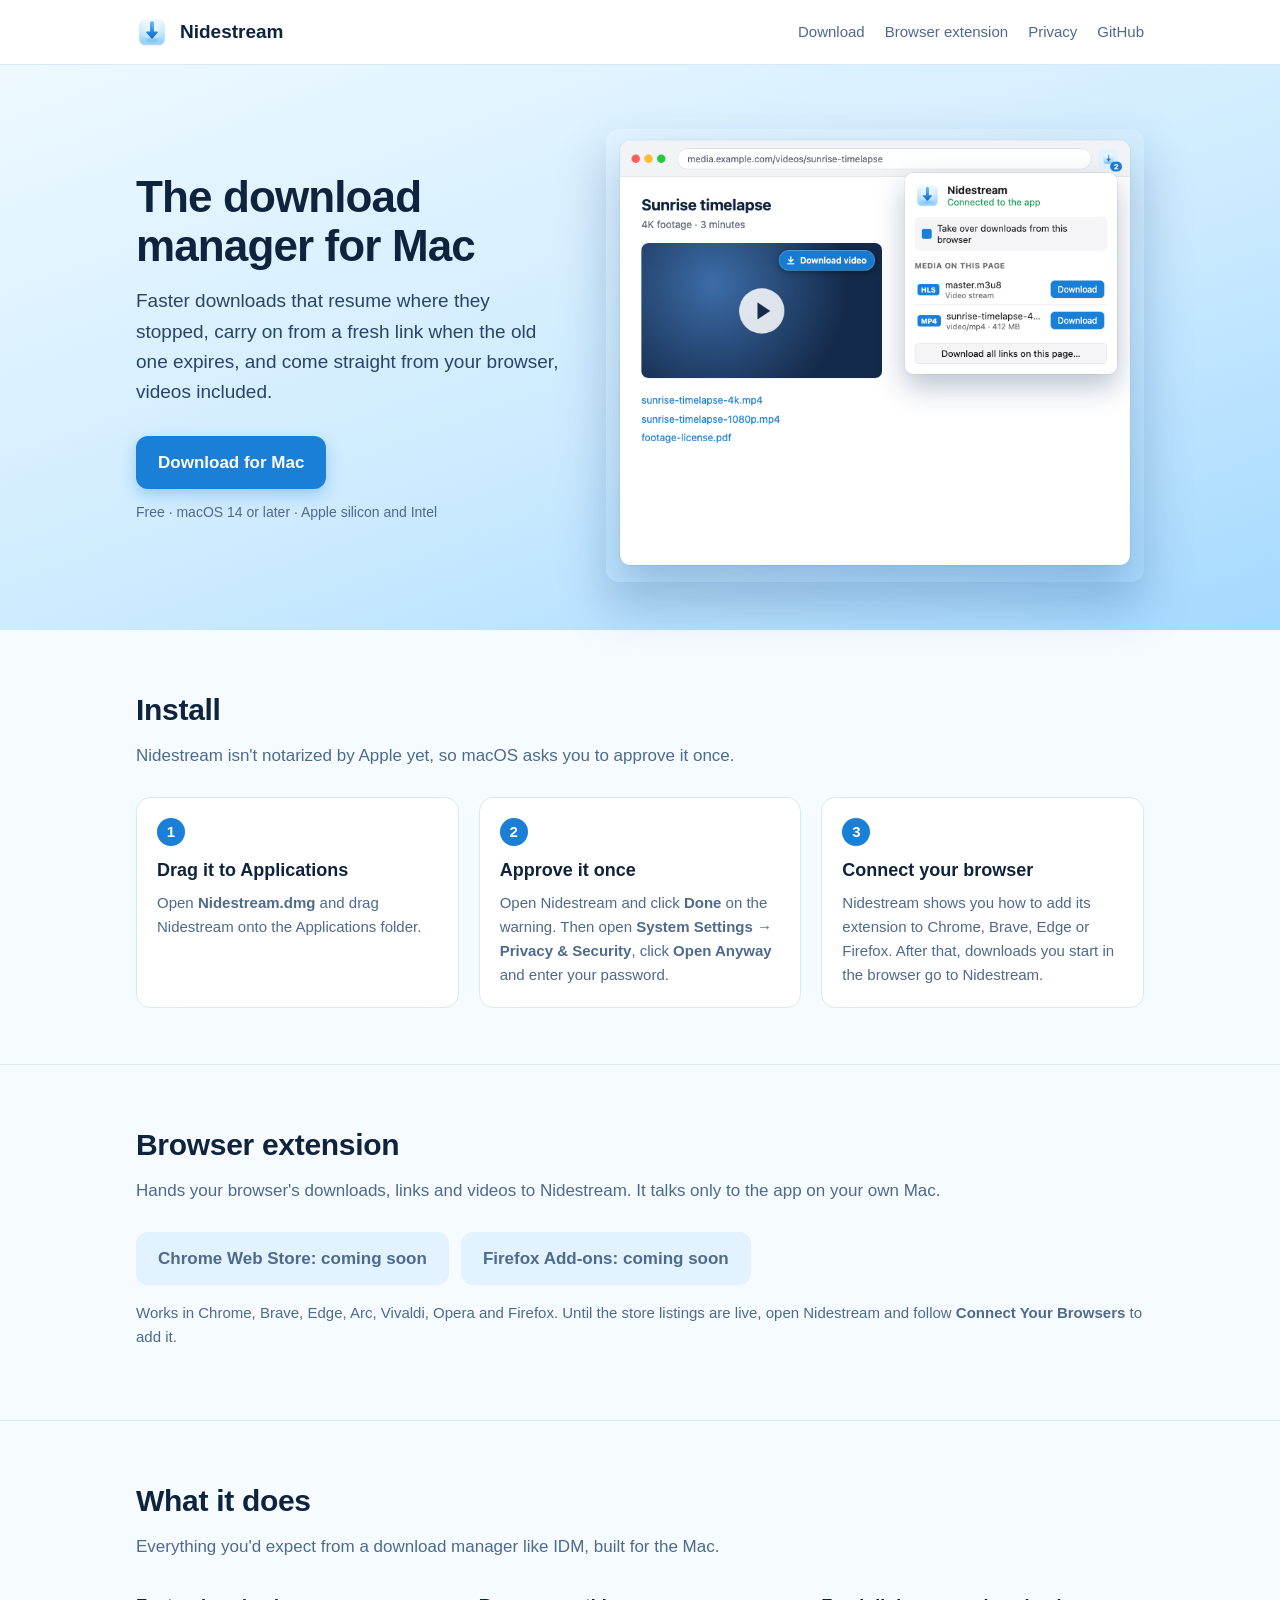
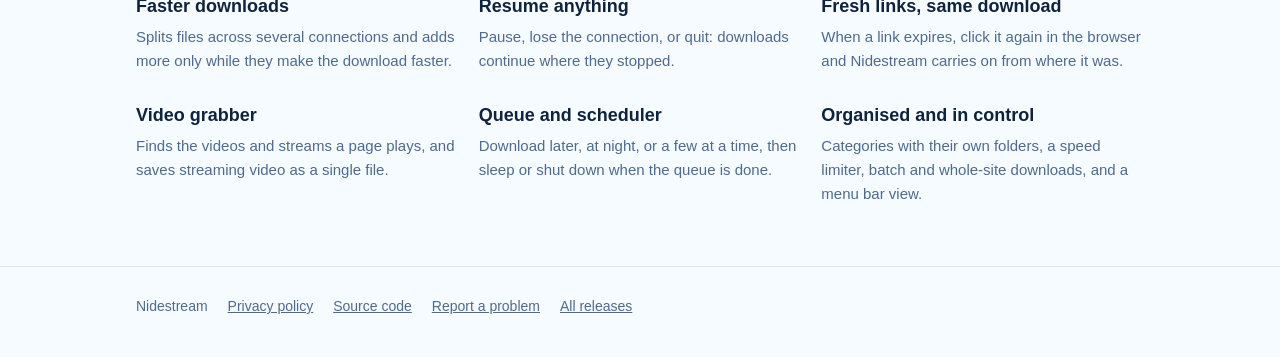
<file: docs/index.html>
<!doctype html>
<html lang="en">
<head>
  <meta charset="utf-8">
  <meta name="viewport" content="width=device-width, initial-scale=1">
  <title>Nidestream: download manager for Mac</title>
  <meta name="description" content="Nidestream is a free download manager for macOS: faster multi-connection downloads that resume, pick up expired links, and grab videos straight from your browser.">
  <link rel="icon" href="assets/icon.png">
  <link rel="stylesheet" href="assets/site.css">
</head>
<body>
  <header class="site">
    <div class="wrap">
      <img src="assets/icon.png" alt="">
      <a class="brand" href="./">Nidestream</a>
      <nav>
        <a href="#download">Download</a>
        <a href="#extension">Browser extension</a>
        <a href="privacy.html">Privacy</a>
        <a href="https://github.com/thedanielbolu/Nidestream">GitHub</a>
      </nav>
    </div>
  </header>

  <div class="hero">
    <div class="wrap">
      <div>
        <h1>The download manager for Mac</h1>
        <p class="lead">Faster downloads that resume where they stopped, carry on from a fresh link when the old one
          expires, and come straight from your browser, videos included.</p>
        <a class="button" href="https://github.com/thedanielbolu/Nidestream/releases/latest/download/Nidestream.dmg">
          Download for Mac
        </a>
        <p class="meta">Free · macOS 14 or later · Apple silicon and Intel</p>
      </div>
      <img class="shot" src="assets/screenshot.png" alt="The Nidestream browser extension showing a video found on a page, with a Download video button">
    </div>
  </div>

  <section id="download">
    <div class="wrap">
      <h2>Install</h2>
      <p class="sub">Nidestream isn't notarized by Apple yet, so macOS asks you to approve it once.</p>
      <div class="steps">
        <div>
          <h3>Drag it to Applications</h3>
          <p>Open <strong>Nidestream.dmg</strong> and drag Nidestream onto the Applications folder.</p>
        </div>
        <div>
          <h3>Approve it once</h3>
          <p>Open Nidestream and click <strong>Done</strong> on the warning. Then open <strong>System Settings →
            Privacy &amp; Security</strong>, click <strong>Open Anyway</strong> and enter your password.</p>
        </div>
        <div>
          <h3>Connect your browser</h3>
          <p>Nidestream shows you how to add its extension to Chrome, Brave, Edge or Firefox. After that,
            downloads you start in the browser go to Nidestream.</p>
        </div>
      </div>
    </div>
  </section>

  <section id="extension">
    <div class="wrap">
      <h2>Browser extension</h2>
      <p class="sub">Hands your browser's downloads, links and videos to Nidestream. It talks only to the app on your
        own Mac.</p>
      <div class="browsers">
        <span class="button disabled">Chrome Web Store: coming soon</span>
        <span class="button disabled">Firefox Add-ons: coming soon</span>
      </div>
      <p class="note">Works in Chrome, Brave, Edge, Arc, Vivaldi, Opera and Firefox. Until the store listings are
        live, open Nidestream and follow <strong>Connect Your Browsers</strong> to add it.</p>
    </div>
  </section>

  <section>
    <div class="wrap">
      <h2>What it does</h2>
      <p class="sub">Everything you'd expect from a download manager like IDM, built for the Mac.</p>
      <div class="features">
        <div>
          <h3>Faster downloads</h3>
          <p>Splits files across several connections and adds more only while they make the download faster.</p>
        </div>
        <div>
          <h3>Resume anything</h3>
          <p>Pause, lose the connection, or quit: downloads continue where they stopped.</p>
        </div>
        <div>
          <h3>Fresh links, same download</h3>
          <p>When a link expires, click it again in the browser and Nidestream carries on from where it was.</p>
        </div>
        <div>
          <h3>Video grabber</h3>
          <p>Finds the videos and streams a page plays, and saves streaming video as a single file.</p>
        </div>
        <div>
          <h3>Queue and scheduler</h3>
          <p>Download later, at night, or a few at a time, then sleep or shut down when the queue is done.</p>
        </div>
        <div>
          <h3>Organised and in control</h3>
          <p>Categories with their own folders, a speed limiter, batch and whole-site downloads, and a menu bar view.</p>
        </div>
      </div>
    </div>
  </section>

  <footer class="site">
    <div class="wrap">
      <span>Nidestream</span>
      <a href="privacy.html">Privacy policy</a>
      <a href="https://github.com/thedanielbolu/Nidestream">Source code</a>
      <a href="https://github.com/thedanielbolu/Nidestream/issues">Report a problem</a>
      <a href="https://github.com/thedanielbolu/Nidestream/releases">All releases</a>
    </div>
  </footer>
</body>
</html>
</file>
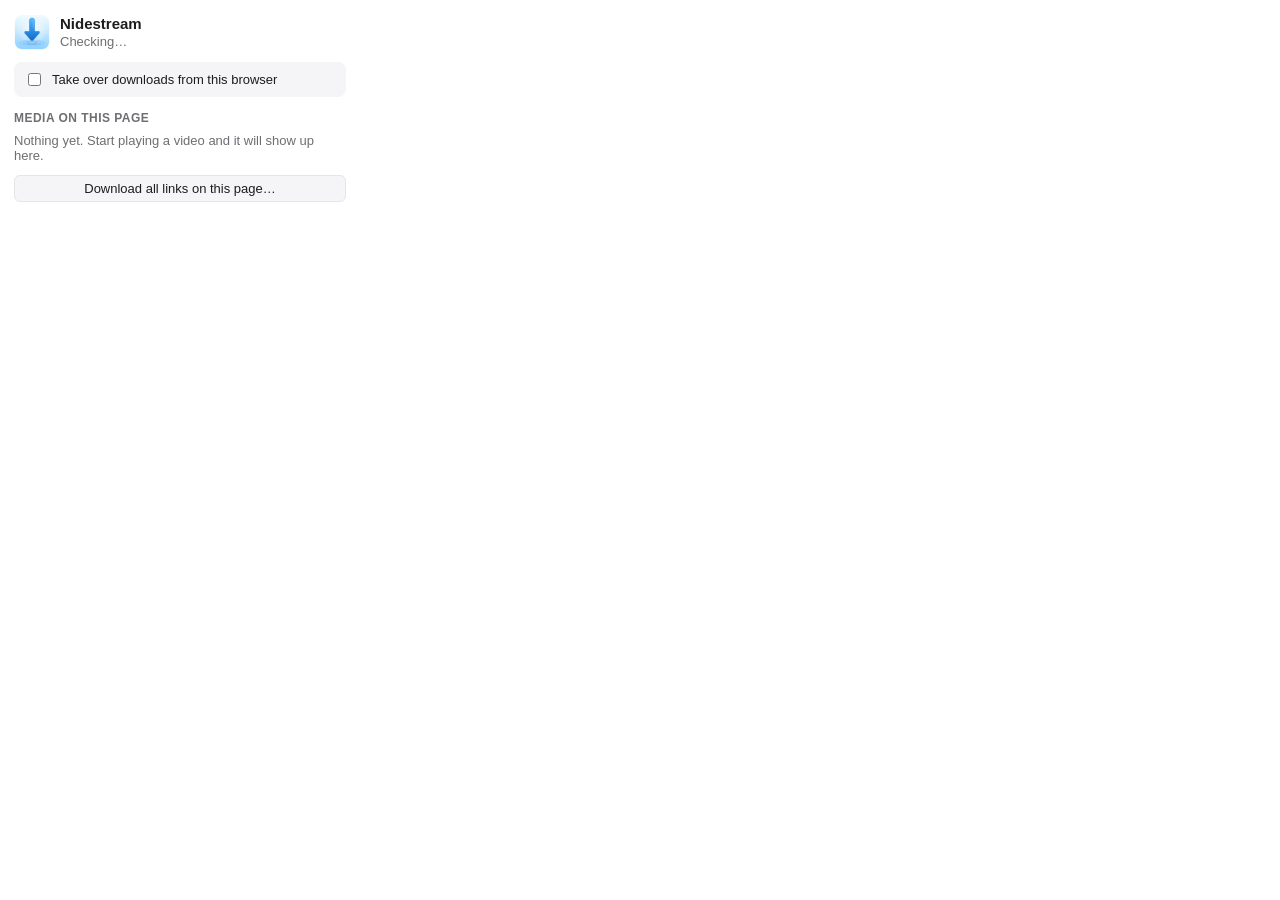
<file: BrowserExtension/popup.html>
<!doctype html>
<html>
<head>
  <meta charset="utf-8">
  <meta name="color-scheme" content="light dark">
  <link rel="stylesheet" href="popup.css">
</head>
<body>
  <header>
    <img src="icons/icon48.png" alt="">
    <div>
      <h1>Nidestream</h1>
      <p id="status" class="muted">Checking…</p>
    </div>
  </header>

  <label class="toggle">
    <input type="checkbox" id="capture">
    <span>Take over downloads from this browser</span>
  </label>

  <section>
    <h2>Media on this page</h2>
    <ul id="media"></ul>
    <p id="empty" class="muted">Nothing yet. Start playing a video and it will show up here.</p>
  </section>

  <footer>
    <button id="allLinks">Download all links on this page…</button>
  </footer>
  <script src="popup.js"></script>
</body>
</html>
</file>
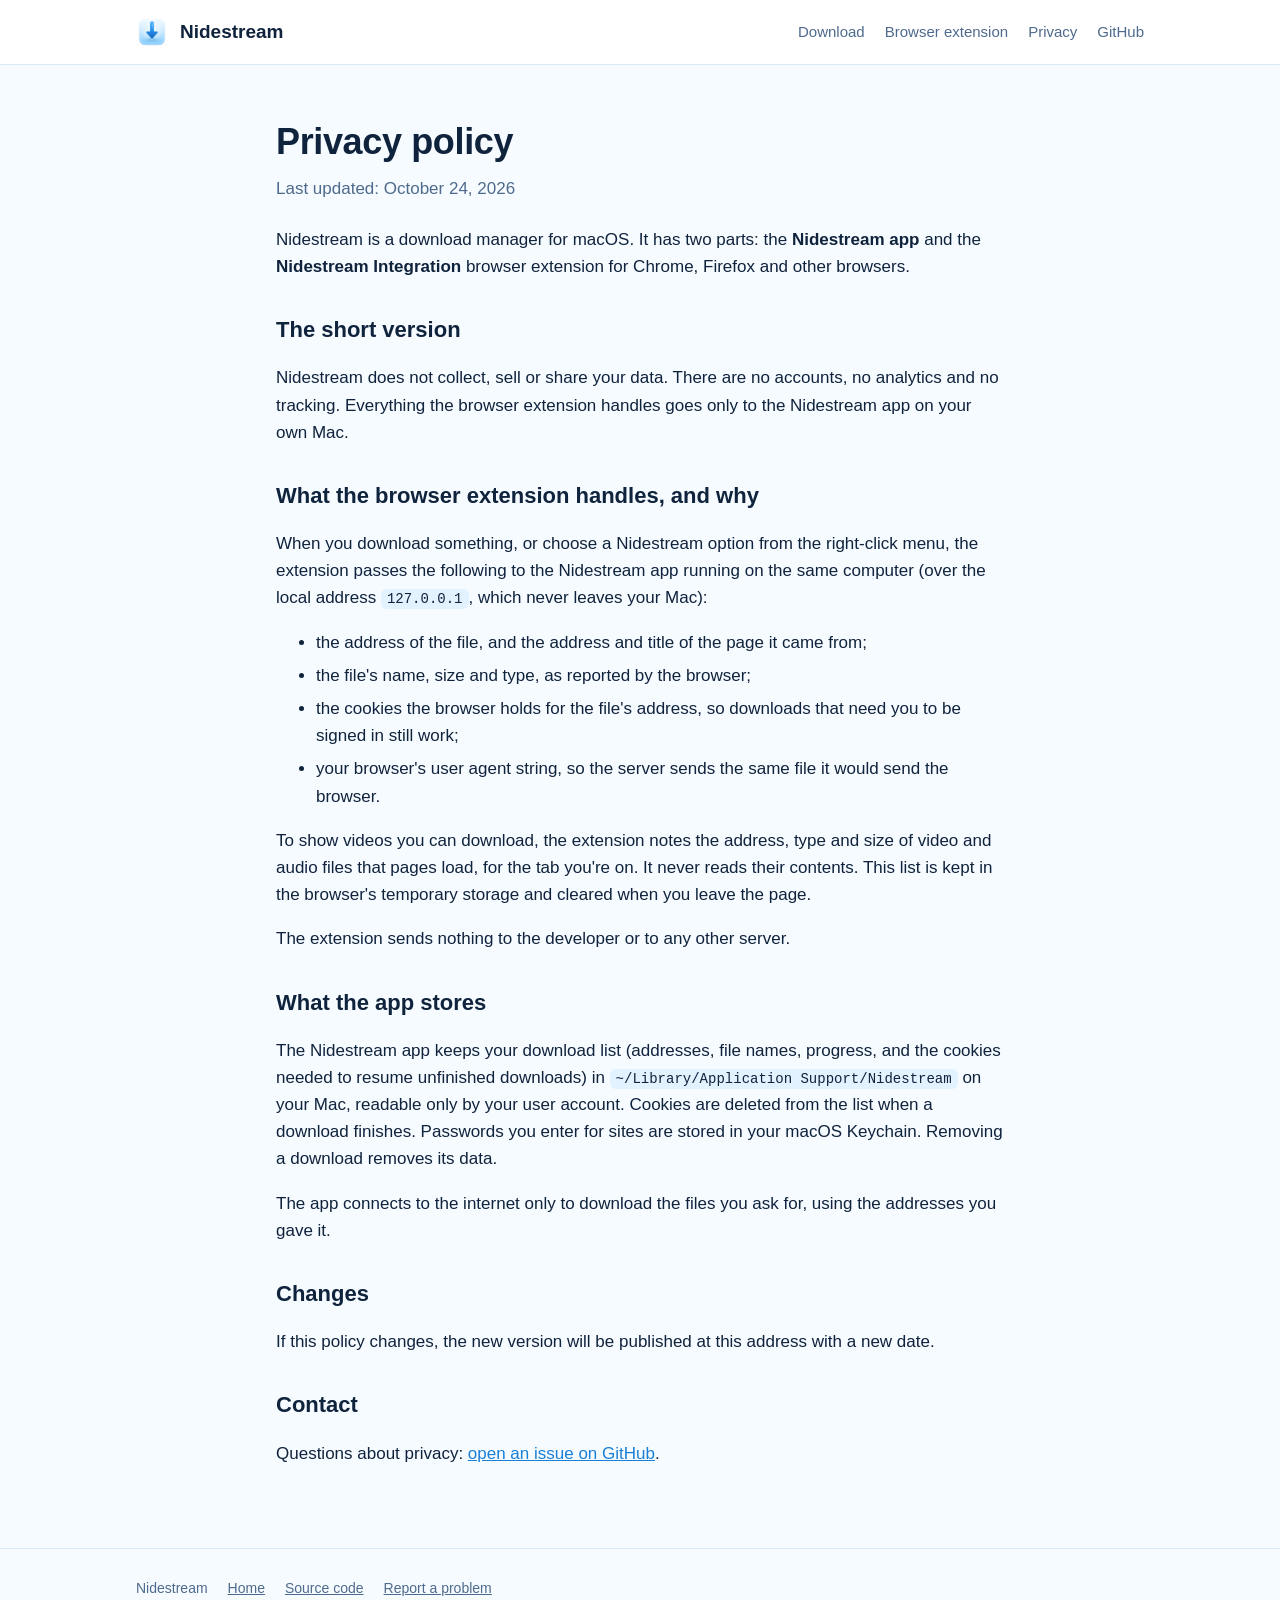
<file: docs/privacy.html>
<!doctype html>
<html lang="en">
<head>
  <meta charset="utf-8">
  <meta name="viewport" content="width=device-width, initial-scale=1">
  <title>Privacy policy · Nidestream</title>
  <meta name="description" content="Nidestream does not collect, sell or share your data. The browser extension talks only to the Nidestream app on your own Mac.">
  <link rel="icon" href="assets/icon.png">
  <link rel="stylesheet" href="assets/site.css">
</head>
<body>
  <header class="site">
    <div class="wrap">
      <img src="assets/icon.png" alt="">
      <a class="brand" href="./">Nidestream</a>
      <nav>
        <a href="./#download">Download</a>
        <a href="./#extension">Browser extension</a>
        <a href="privacy.html">Privacy</a>
        <a href="https://github.com/thedanielbolu/Nidestream">GitHub</a>
      </nav>
    </div>
  </header>

  <main class="doc">
    <h1>Privacy policy</h1>
    <p class="updated">Last updated: October 24, 2026</p>

    <p>Nidestream is a download manager for macOS. It has two parts: the <strong>Nidestream app</strong> and the
      <strong>Nidestream Integration</strong> browser extension for Chrome, Firefox and other browsers.</p>

    <h2>The short version</h2>
    <p>Nidestream does not collect, sell or share your data. There are no accounts, no analytics and no tracking.
      Everything the browser extension handles goes only to the Nidestream app on your own Mac.</p>

    <h2>What the browser extension handles, and why</h2>
    <p>When you download something, or choose a Nidestream option from the right-click menu, the extension passes the
      following to the Nidestream app running on the same computer (over the local address <code>127.0.0.1</code>,
      which never leaves your Mac):</p>
    <ul>
      <li>the address of the file, and the address and title of the page it came from;</li>
      <li>the file's name, size and type, as reported by the browser;</li>
      <li>the cookies the browser holds for the file's address, so downloads that need you to be signed in still work;</li>
      <li>your browser's user agent string, so the server sends the same file it would send the browser.</li>
    </ul>
    <p>To show videos you can download, the extension notes the address, type and size of video and audio files that
      pages load, for the tab you're on. It never reads their contents. This list is kept in the browser's temporary
      storage and cleared when you leave the page.</p>
    <p>The extension sends nothing to the developer or to any other server.</p>

    <h2>What the app stores</h2>
    <p>The Nidestream app keeps your download list (addresses, file names, progress, and the cookies needed to resume
      unfinished downloads) in <code>~/Library/Application Support/Nidestream</code> on your Mac, readable only by your
      user account. Cookies are deleted from the list when a download finishes. Passwords you enter for sites are
      stored in your macOS Keychain. Removing a download removes its data.</p>
    <p>The app connects to the internet only to download the files you ask for, using the addresses you gave it.</p>

    <h2>Changes</h2>
    <p>If this policy changes, the new version will be published at this address with a new date.</p>

    <h2>Contact</h2>
    <p>Questions about privacy: <a href="https://github.com/thedanielbolu/Nidestream/issues">open an issue on GitHub</a>.</p>
  </main>

  <footer class="site">
    <div class="wrap">
      <span>Nidestream</span>
      <a href="./">Home</a>
      <a href="https://github.com/thedanielbolu/Nidestream">Source code</a>
      <a href="https://github.com/thedanielbolu/Nidestream/issues">Report a problem</a>
    </div>
  </footer>
</body>
</html>
</file>
<file: docs/assets/site.css>
:root {
  --bg: #f6fbff;
  --surface: #ffffff;
  --text: #10233d;
  --muted: #4e6a8c;
  --line: #d9e8f5;
  --accent: #1a7fd6;
  --accent-strong: #1565c0;
  --tint: #e3f2ff;
}

@media (prefers-color-scheme: dark) {
  :root:not([data-theme="light"]) {
    --bg: #0f1722;
    --surface: #16212f;
    --text: #e8f1fb;
    --muted: #9db3cc;
    --line: #26364a;
    --accent: #5bb8f5;
    --accent-strong: #8ed0ff;
    --tint: #18324d;
  }
}

* { box-sizing: border-box; }

body {
  margin: 0;
  font: 17px/1.6 -apple-system, BlinkMacSystemFont, "Helvetica Neue", Helvetica, Arial, sans-serif;
  color: var(--text);
  background: var(--bg);
}

a { color: var(--accent); }
a:hover { color: var(--accent-strong); }

.wrap { max-width: 1040px; margin: 0 auto; padding: 0 16px; }

header.site {
  border-bottom: 1px solid var(--line);
  background: var(--surface);
}
header.site .wrap { display: flex; align-items: center; gap: 12px; height: 64px; }
header.site img { width: 32px; height: 32px; }
header.site .brand { font-weight: 700; font-size: 19px; color: var(--text); text-decoration: none; margin-right: auto; }
header.site nav { display: flex; gap: 20px; font-size: 15px; }
header.site nav a { color: var(--muted); text-decoration: none; }
header.site nav a:hover { color: var(--text); }

.hero {
  background: linear-gradient(160deg, #eef9ff 0%, #cdebff 55%, #a5d9ff 100%);
  color: #10233d;
  padding: 64px 0 48px;
}
.hero .wrap { display: grid; grid-template-columns: 1fr 1.25fr; gap: 40px; align-items: center; }
.hero h1 { font-size: 44px; line-height: 1.1; letter-spacing: -0.02em; margin: 0 0 16px; }
.hero p.lead { font-size: 19px; color: #2a4466; margin: 0 0 28px; }
.hero .meta { font-size: 14px; color: #4e6a8c; margin-top: 12px; }
/* The hero stays light in dark mode, so its button keeps the deep blue. */
.hero .button { background: #1a7fd6; color: #fff; }
.hero .button:hover { background: #1565c0; }
.hero img.shot { width: 100%; border-radius: 14px; box-shadow: 0 24px 48px rgba(10, 60, 120, 0.25); }

.button {
  display: inline-flex; align-items: center; gap: 10px;
  padding: 13px 22px; border-radius: 12px; font-weight: 600; font-size: 17px;
  background: var(--accent); color: #fff; text-decoration: none;
  box-shadow: 0 6px 16px rgba(26, 127, 214, 0.3);
}
.button:hover { background: var(--accent-strong); color: #fff; }
.button.secondary { background: var(--surface); color: var(--accent); box-shadow: none; border: 1px solid var(--line); }
.button.disabled { background: var(--tint); color: var(--muted); box-shadow: none; pointer-events: none; }

section { padding: 56px 0; }
section + section { border-top: 1px solid var(--line); }
section h2 { font-size: 30px; letter-spacing: -0.01em; margin: 0 0 8px; }
section p.sub { color: var(--muted); margin: 0 0 28px; }

.steps { display: grid; grid-template-columns: repeat(3, 1fr); gap: 20px; counter-reset: step; }
.steps div { background: var(--surface); border: 1px solid var(--line); border-radius: 14px; padding: 20px; }
.steps div::before {
  counter-increment: step; content: counter(step);
  display: inline-grid; place-items: center; width: 28px; height: 28px; border-radius: 50%;
  background: var(--accent); color: #fff; font-weight: 700; font-size: 15px; margin-bottom: 10px;
}
.steps h3 { margin: 0 0 6px; font-size: 18px; }
.steps p { margin: 0; color: var(--muted); font-size: 15px; }

.features { display: grid; grid-template-columns: repeat(3, 1fr); gap: 20px; }
.features div { padding: 4px 0; }
.features h3 { margin: 0 0 4px; font-size: 18px; }
.features p { margin: 0; color: var(--muted); font-size: 15px; }

.browsers { display: flex; flex-wrap: wrap; gap: 12px; margin-bottom: 16px; }
.note { font-size: 15px; color: var(--muted); }

main.doc { max-width: 760px; margin: 0 auto; padding: 48px 16px 64px; }
main.doc h1 { font-size: 36px; letter-spacing: -0.01em; margin: 0 0 4px; }
main.doc h2 { font-size: 22px; margin: 32px 0 8px; }
main.doc .updated { color: var(--muted); margin: 0 0 24px; }
main.doc li { margin-bottom: 6px; }
code { font: 14px ui-monospace, SFMono-Regular, Menlo, monospace; background: var(--tint); padding: 2px 6px; border-radius: 6px; }

footer.site { border-top: 1px solid var(--line); padding: 28px 0 40px; color: var(--muted); font-size: 14px; }
footer.site .wrap { display: flex; flex-wrap: wrap; gap: 20px; }
footer.site a { color: var(--muted); }

@media (max-width: 800px) {
  .hero .wrap, .steps, .features { grid-template-columns: 1fr; }
  .hero h1 { font-size: 34px; }
  header.site nav { gap: 14px; font-size: 14px; }
}

@media (max-width: 600px) {
  header.site .wrap { height: auto; flex-wrap: wrap; padding-top: 12px; padding-bottom: 12px; row-gap: 6px; }
  header.site nav { width: 100%; flex-wrap: wrap; }
  .hero { padding: 40px 0 32px; }
  section { padding: 40px 0; }
}
</file>
<file: BrowserExtension/popup.css>
:root {
  --bg: #ffffff;
  --fg: #1d1d1f;
  --muted: #6e6e73;
  --line: #e5e5ea;
  --row: #f5f5f7;
  --accent: #1a7fd6;
  --ok: #1f9d55;
  --bad: #d93025;
}

@media (prefers-color-scheme: dark) {
  :root {
    --bg: #1e1e20;
    --fg: #f5f5f7;
    --muted: #a1a1a6;
    --line: #3a3a3c;
    --row: #2a2a2d;
    --accent: #5bb8f5;
    --ok: #34c77b;
    --bad: #ff6b5e;
  }
}

* { box-sizing: border-box; }

body {
  width: 360px;
  margin: 0;
  padding: 14px;
  font: 13px -apple-system, BlinkMacSystemFont, "Helvetica Neue", sans-serif;
  color: var(--fg);
  background: var(--bg);
}

header { display: flex; align-items: center; gap: 10px; margin-bottom: 12px; }
header img { width: 36px; height: 36px; }
h1 { margin: 0; font-size: 15px; }
h2 { margin: 14px 0 6px; font-size: 12px; text-transform: uppercase; letter-spacing: .04em; color: var(--muted); }
p { margin: 2px 0 0; }
.muted { color: var(--muted); }
.ok { color: var(--ok); }
.bad { color: var(--bad); }

.toggle { display: flex; gap: 8px; align-items: center; padding: 8px 10px; border-radius: 8px; background: var(--row); }

ul { list-style: none; margin: 0; padding: 0; max-height: 260px; overflow-y: auto; }
li { display: flex; align-items: center; gap: 8px; padding: 7px 8px; border-bottom: 1px solid var(--line); }
li:last-child { border-bottom: none; }
li .info { flex: 1; min-width: 0; }
li .name { white-space: nowrap; overflow: hidden; text-overflow: ellipsis; }
li .meta { font-size: 11px; color: var(--muted); }

.tag { font-size: 10px; font-weight: 700; padding: 2px 5px; border-radius: 4px; background: var(--accent); color: #fff; }

button {
  font: inherit;
  padding: 5px 10px;
  border-radius: 6px;
  border: 1px solid var(--line);
  background: var(--row);
  color: var(--fg);
  cursor: pointer;
}
button:hover { border-color: var(--accent); }
button.primary { background: var(--accent); border-color: var(--accent); color: #fff; }
button.state, button.state:hover { background: none; border-color: transparent; color: var(--muted); cursor: default; padding: 5px 2px; white-space: nowrap; }
button.state.ok { color: var(--ok); }
footer { margin-top: 12px; }
footer button { width: 100%; }
</file>
